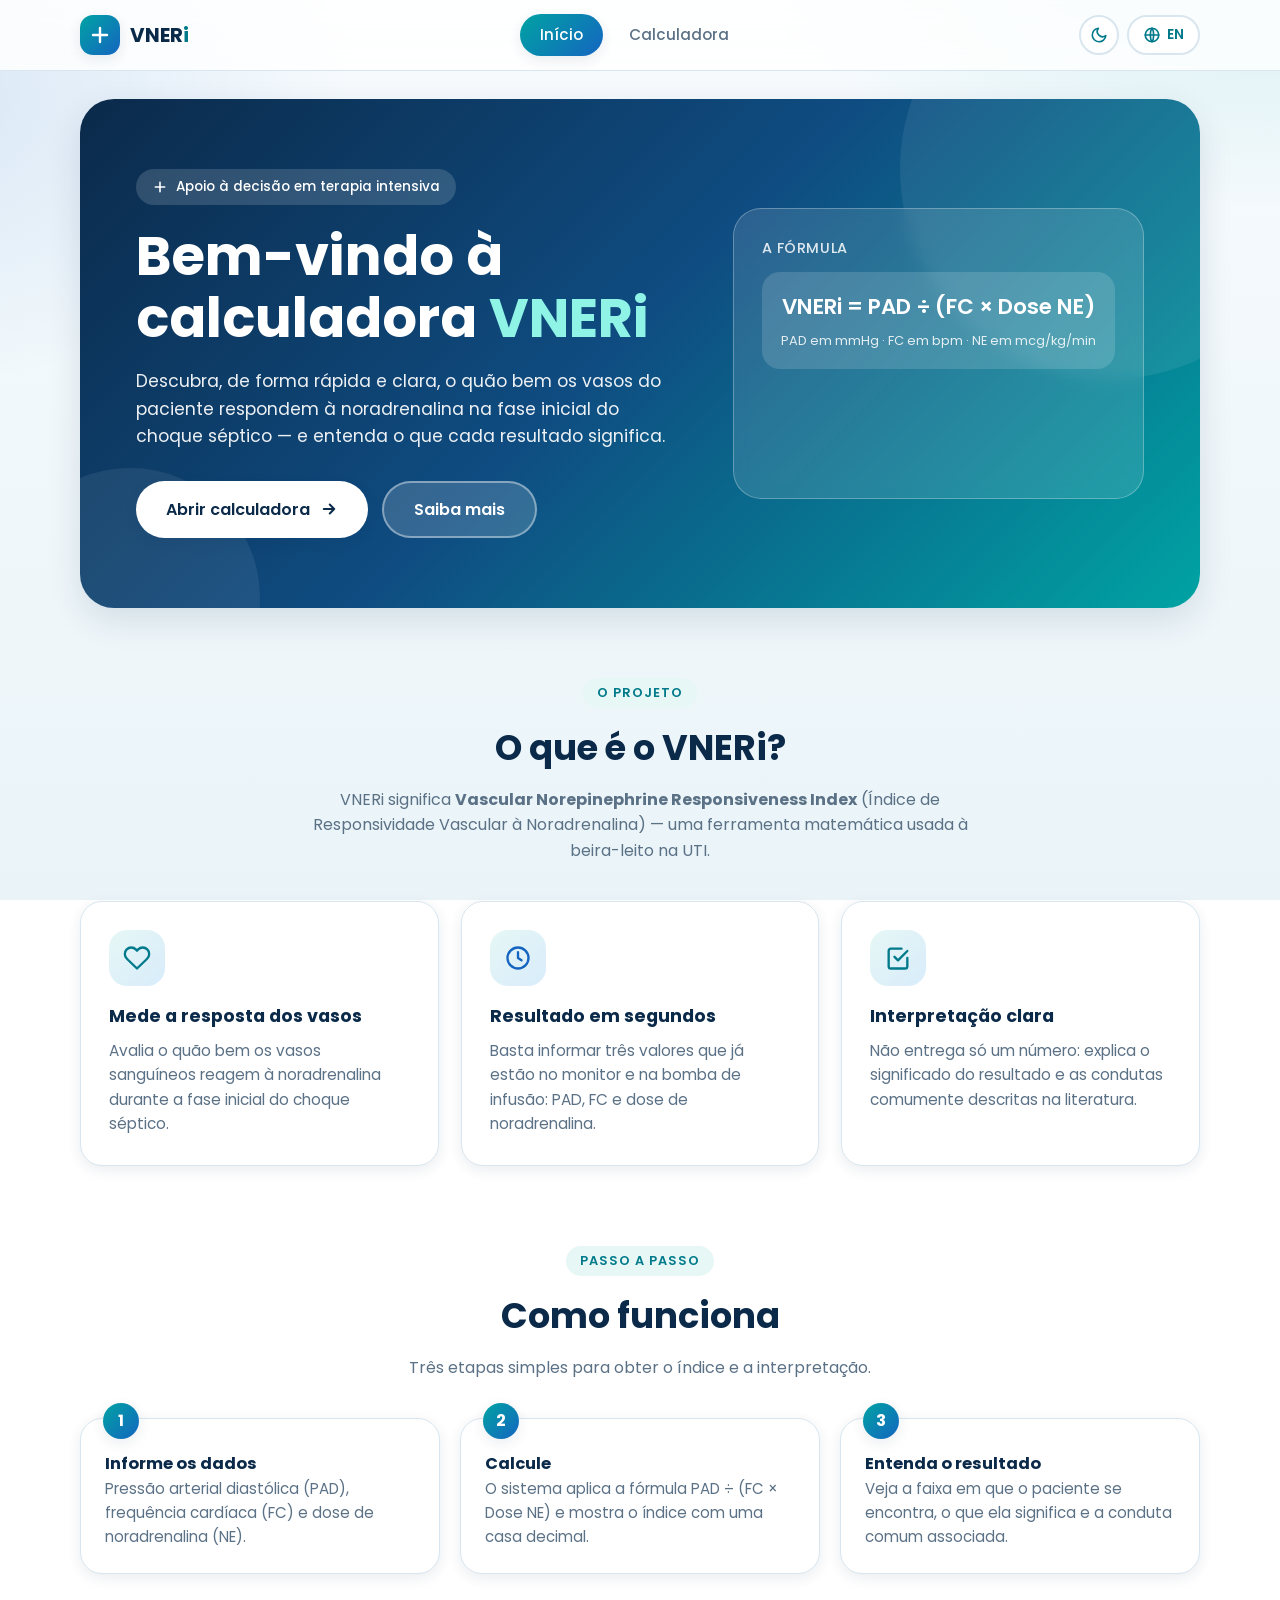
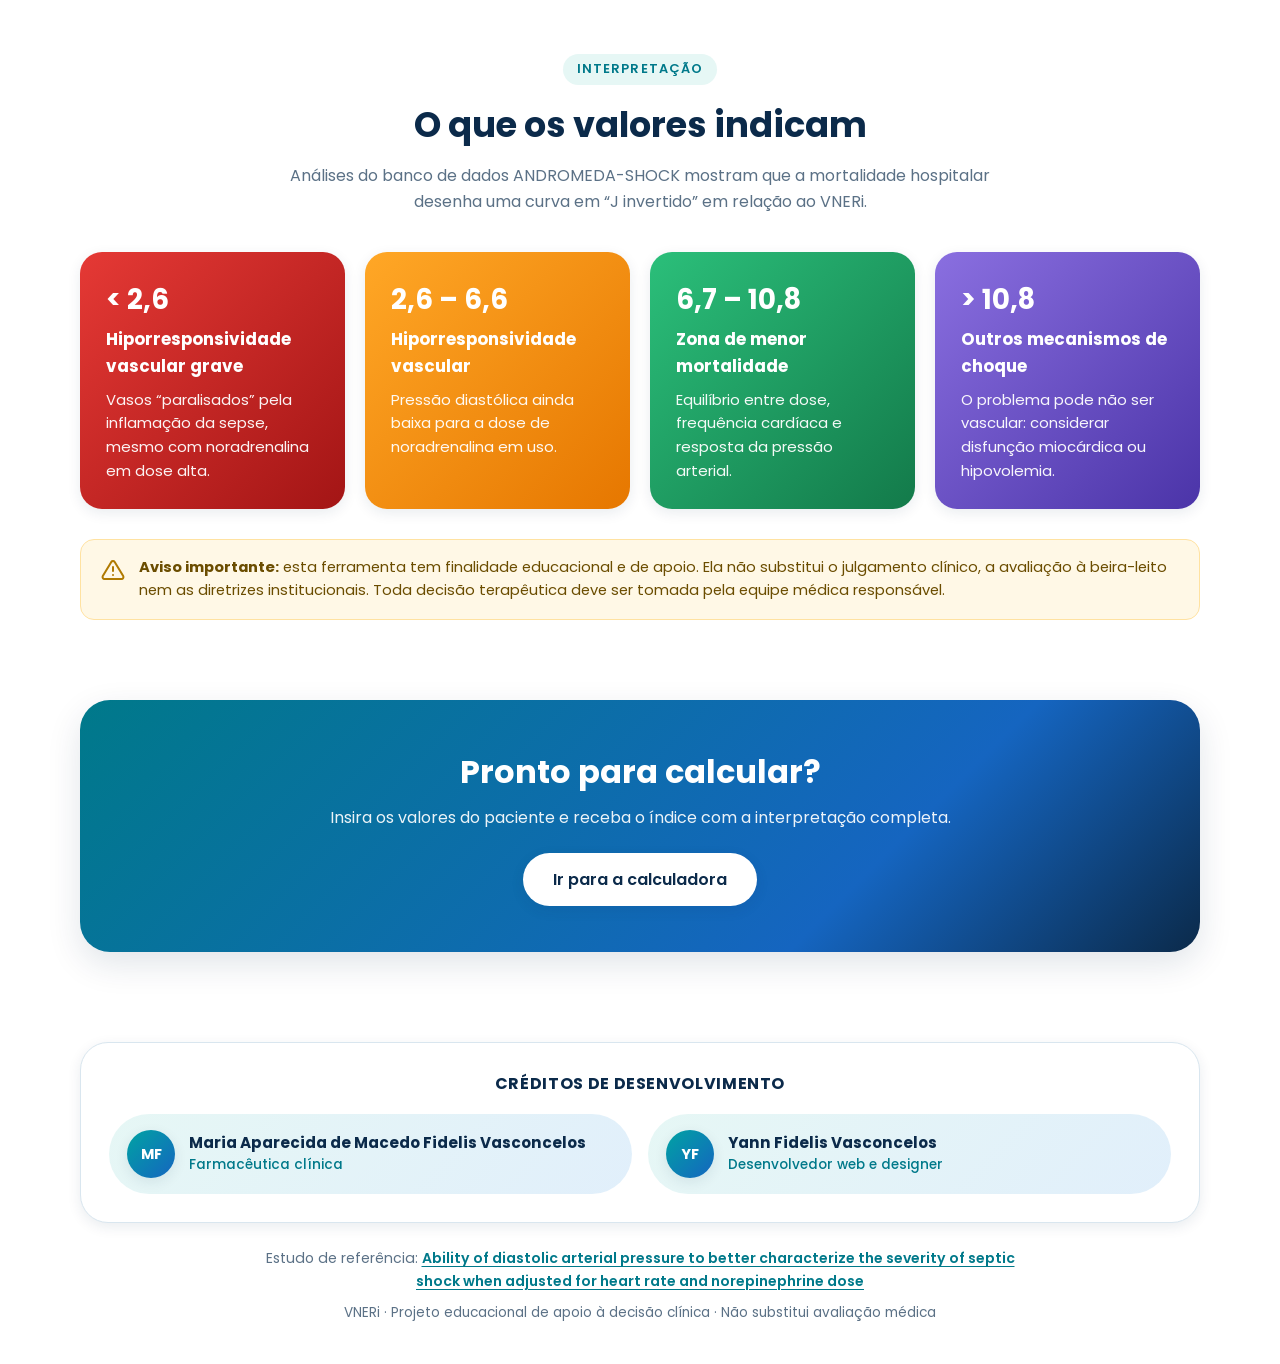
<file: index.html>
<!DOCTYPE html>
<html lang="pt-BR">
<head>
  <meta charset="UTF-8">
  <meta name="viewport" content="width=device-width, initial-scale=1">
  <title data-i18n="title.index">VNERi — Índice de Responsividade Vascular à Noradrenalina</title>
  <meta name="description" content="Calculadora VNERi / VNERi calculator">
  <!-- App instalável (PWA) -->
  <link rel="manifest" href="manifest.webmanifest">
  <meta name="theme-color" content="#0b2a4a">
  <meta name="mobile-web-app-capable" content="yes">
  <meta name="apple-mobile-web-app-capable" content="yes">
  <meta name="apple-mobile-web-app-title" content="VNERi">
  <meta name="apple-mobile-web-app-status-bar-style" content="default">
  <link rel="apple-touch-icon" href="icons/apple-touch-icon.png">
  <link rel="icon" type="image/png" sizes="32x32" href="icons/favicon-32.png">
  <script>
    try {
      var th = localStorage.getItem('vneri-theme');
      if (!th) th = window.matchMedia('(prefers-color-scheme: dark)').matches ? 'dark' : 'light';
      document.documentElement.dataset.theme = th;
    } catch (e) {}
  </script>
  <link rel="preconnect" href="https://fonts.googleapis.com">
  <link href="https://fonts.googleapis.com/css2?family=Poppins:wght@400;500;600;700&display=swap" rel="stylesheet">
  <link rel="stylesheet" href="style.css">
</head>
<body>

<header class="nav">
  <div class="container nav-inner">
    <a href="index.html" class="brand" data-i18n-aria="brand.aria" aria-label="VNERi - início">
      <div class="brand-logo">
        <svg viewBox="0 0 24 24" fill="none" stroke="#fff" stroke-width="2.4" stroke-linecap="round" stroke-linejoin="round"><path d="M12 5v14M5 12h14"/></svg>
      </div>
      <span>VNER<em>i</em></span>
    </a>
    <nav class="nav-links">
      <a href="index.html" class="active" data-i18n="nav.home">Início</a>
      <a href="calculadora.html" data-i18n="nav.calc">Calculadora</a>
    </nav>
    <div class="nav-tools">
      <button type="button" class="tool-btn" id="theme-toggle" aria-label="Ativar modo escuro">
        <svg class="i-moon" viewBox="0 0 24 24" fill="none" stroke="currentColor" stroke-width="2.2" stroke-linecap="round" stroke-linejoin="round"><path d="M21 12.8A9 9 0 1 1 11.2 3a7 7 0 0 0 9.8 9.8z"/></svg>
        <svg class="i-sun" viewBox="0 0 24 24" fill="none" stroke="currentColor" stroke-width="2.2" stroke-linecap="round" stroke-linejoin="round"><circle cx="12" cy="12" r="4"/><path d="M12 2v2M12 20v2M4.9 4.9l1.4 1.4M17.7 17.7l1.4 1.4M2 12h2M20 12h2M4.9 19.1l1.4-1.4M17.7 6.3l1.4-1.4"/></svg>
      </button>
      <button type="button" class="tool-btn" id="lang-toggle" aria-label="Translate to English">
        <svg viewBox="0 0 24 24" fill="none" stroke="currentColor" stroke-width="2.2" stroke-linecap="round" stroke-linejoin="round"><circle cx="12" cy="12" r="9"/><path d="M3 12h18M12 3c2.8 3 2.8 15 0 18M12 3c-2.8 3-2.8 15 0 18"/></svg>
        <span id="lang-label">EN</span>
      </button>
    </div>
  </div>
</header>

<main class="container">

  <!-- HERO -->
  <section class="hero">
    <div class="hero-grid">
      <div>
        <span class="eyebrow">
          <svg width="16" height="16" viewBox="0 0 24 24" fill="none" stroke="#fff" stroke-width="2.4" stroke-linecap="round"><path d="M12 5v14M5 12h14"/></svg>
          <span data-i18n="hero.eyebrow">Apoio à decisão em terapia intensiva</span>
        </span>
        <h1 data-i18n-html="hero.title">Bem-vindo à calculadora <span>VNERi</span></h1>
        <p data-i18n="hero.text">Descubra, de forma rápida e clara, o quão bem os vasos do paciente respondem à noradrenalina na fase inicial do choque séptico — e entenda o que cada resultado significa.</p>
        <div class="hero-actions">
          <a href="calculadora.html" class="btn btn-light">
            <span data-i18n="hero.btnCalc">Abrir calculadora</span>
            <svg width="18" height="18" viewBox="0 0 24 24" fill="none" stroke="currentColor" stroke-width="2.6" stroke-linecap="round" stroke-linejoin="round"><path d="M5 12h14M13 6l6 6-6 6"/></svg>
          </a>
          <a href="#como-funciona" class="btn" style="color:#fff;background:rgba(255,255,255,.16);border:2px solid rgba(255,255,255,.4)" data-i18n="hero.btnMore">Saiba mais</a>
        </div>
      </div>

      <div class="hero-card">
        <h3 data-i18n="hero.formulaTitle">A fórmula</h3>
        <div class="formula">
          <span data-i18n="hero.formula">VNERi = PAD ÷ (FC × Dose NE)</span>
          <small data-i18n="hero.units">PAD em mmHg · FC em bpm · NE em mcg/kg/min</small>
        </div>
        <svg class="ecg" viewBox="0 0 300 70" fill="none" stroke="#8ff3e6" stroke-width="3" stroke-linecap="round" stroke-linejoin="round" aria-hidden="true">
          <path d="M0 40 H60 L72 40 L82 12 L96 62 L108 40 H150 L162 40 L172 18 L184 56 L194 40 H300"/>
        </svg>
      </div>
    </div>
  </section>

  <!-- O QUE É -->
  <section class="block" id="o-que-e">
    <div class="section-head">
      <span class="tag" data-i18n="about.tag">O projeto</span>
      <h2 data-i18n="about.title">O que é o VNERi?</h2>
      <p data-i18n-html="about.desc">VNERi significa <strong>Vascular Norepinephrine Responsiveness Index</strong> (Índice de Responsividade Vascular à Noradrenalina) — uma ferramenta matemática usada à beira-leito na UTI.</p>
    </div>
    <div class="cards">
      <article class="card">
        <div class="icon-bubble">
          <svg viewBox="0 0 24 24" fill="none" stroke="#00798a" stroke-width="2" stroke-linecap="round" stroke-linejoin="round"><path d="M20.8 4.6a5.5 5.5 0 0 0-7.8 0L12 5.7l-1-1.1a5.5 5.5 0 0 0-7.8 7.8l1 1.1L12 21l7.8-7.5 1-1.1a5.5 5.5 0 0 0 0-7.8z"/></svg>
        </div>
        <h3 data-i18n="c1.t">Mede a resposta dos vasos</h3>
        <p data-i18n="c1.p">Avalia o quão bem os vasos sanguíneos reagem à noradrenalina durante a fase inicial do choque séptico.</p>
      </article>
      <article class="card">
        <div class="icon-bubble">
          <svg viewBox="0 0 24 24" fill="none" stroke="#1565c0" stroke-width="2" stroke-linecap="round" stroke-linejoin="round"><circle cx="12" cy="12" r="9"/><path d="M12 7v5l3 2"/></svg>
        </div>
        <h3 data-i18n="c2.t">Resultado em segundos</h3>
        <p data-i18n="c2.p">Basta informar três valores que já estão no monitor e na bomba de infusão: PAD, FC e dose de noradrenalina.</p>
      </article>
      <article class="card">
        <div class="icon-bubble">
          <svg viewBox="0 0 24 24" fill="none" stroke="#00798a" stroke-width="2" stroke-linecap="round" stroke-linejoin="round"><path d="M9 11l3 3 8-8"/><path d="M20 12v7a2 2 0 0 1-2 2H6a2 2 0 0 1-2-2V6a2 2 0 0 1 2-2h9"/></svg>
        </div>
        <h3 data-i18n="c3.t">Interpretação clara</h3>
        <p data-i18n="c3.p">Não entrega só um número: explica o significado do resultado e as condutas comumente descritas na literatura.</p>
      </article>
    </div>
  </section>

  <!-- COMO FUNCIONA -->
  <section class="block" id="como-funciona">
    <div class="section-head">
      <span class="tag" data-i18n="how.tag">Passo a passo</span>
      <h2 data-i18n="how.title">Como funciona</h2>
      <p data-i18n="how.desc">Três etapas simples para obter o índice e a interpretação.</p>
    </div>
    <div class="steps">
      <div class="step"><h3 data-i18n="s1.t">Informe os dados</h3><p data-i18n="s1.p">Pressão arterial diastólica (PAD), frequência cardíaca (FC) e dose de noradrenalina (NE).</p></div>
      <div class="step"><h3 data-i18n="s2.t">Calcule</h3><p data-i18n="s2.p">O sistema aplica a fórmula PAD ÷ (FC × Dose NE) e mostra o índice com uma casa decimal.</p></div>
      <div class="step"><h3 data-i18n="s3.t">Entenda o resultado</h3><p data-i18n="s3.p">Veja a faixa em que o paciente se encontra, o que ela significa e a conduta comum associada.</p></div>
    </div>
  </section>

  <!-- FAIXAS -->
  <section class="block" id="faixas">
    <div class="section-head">
      <span class="tag" data-i18n="bands.tag">Interpretação</span>
      <h2 data-i18n="bands.title">O que os valores indicam</h2>
      <p data-i18n="bands.desc">Análises do banco de dados ANDROMEDA-SHOCK mostram que a mortalidade hospitalar desenha uma curva em “J invertido” em relação ao VNERi.</p>
    </div>
    <div class="bands">
      <div class="band red">
        <div class="range" data-i18n="r.grave">&lt; 2,6</div>
        <h3 data-i18n="badge.grave">Hiporresponsividade vascular grave</h3>
        <p data-i18n="bp.grave">Vasos “paralisados” pela inflamação da sepse, mesmo com noradrenalina em dose alta.</p>
      </div>
      <div class="band orange">
        <div class="range" data-i18n="r.baixo">2,6 – 6,6</div>
        <h3 data-i18n="bt.baixo">Hiporresponsividade vascular</h3>
        <p data-i18n="bp.baixo">Pressão diastólica ainda baixa para a dose de noradrenalina em uso.</p>
      </div>
      <div class="band green">
        <div class="range" data-i18n="r.ideal">6,7 – 10,8</div>
        <h3 data-i18n="badge.ideal">Zona de menor mortalidade</h3>
        <p data-i18n="bp.ideal">Equilíbrio entre dose, frequência cardíaca e resposta da pressão arterial.</p>
      </div>
      <div class="band violet">
        <div class="range" data-i18n="r.alto">&gt; 10,8</div>
        <h3 data-i18n="badge.alto">Outros mecanismos de choque</h3>
        <p data-i18n="bp.alto">O problema pode não ser vascular: considerar disfunção miocárdica ou hipovolemia.</p>
      </div>
    </div>

    <div class="disclaimer" role="note">
      <svg viewBox="0 0 24 24" fill="none" stroke="#b07a00" stroke-width="2" stroke-linecap="round" stroke-linejoin="round"><path d="M10.3 3.9 1.8 18a2 2 0 0 0 1.7 3h17a2 2 0 0 0 1.7-3L13.7 3.9a2 2 0 0 0-3.4 0z"/><path d="M12 9v4M12 17h.01"/></svg>
      <p data-i18n-html="disc.index"><strong>Aviso importante:</strong> esta ferramenta tem finalidade educacional e de apoio. Ela não substitui o julgamento clínico, a avaliação à beira-leito nem as diretrizes institucionais. Toda decisão terapêutica deve ser tomada pela equipe médica responsável.</p>
    </div>
  </section>

  <!-- CTA -->
  <section class="cta">
    <h2 data-i18n="cta.t">Pronto para calcular?</h2>
    <p data-i18n="cta.p">Insira os valores do paciente e receba o índice com a interpretação completa.</p>
    <a href="calculadora.html" class="btn btn-light" data-i18n="cta.btn">Ir para a calculadora</a>
  </section>

</main>

<footer>
  <div class="container">
    <div class="credits">
      <h2 data-i18n="credits.title">Créditos de desenvolvimento</h2>
      <div class="credits-grid">
        <div class="person">
          <div class="avatar">MF</div>
          <div>
            <strong>Maria Aparecida de Macedo Fidelis Vasconcelos</strong>
            <span data-i18n="role.pharm">Farmacêutica clínica</span>
          </div>
        </div>
        <div class="person">
          <div class="avatar">YF</div>
          <div>
            <strong>Yann Fidelis Vasconcelos</strong>
            <span data-i18n="role.dev">Desenvolvedor web e designer</span>
          </div>
        </div>
      </div>
    </div>
    <p class="source">
      <span data-i18n="src.label">Estudo de referência:</span>
      <a href="https://pmc.ncbi.nlm.nih.gov/articles/PMC11937472/" target="_blank" rel="noopener noreferrer" data-i18n="src.title">Ability of diastolic arterial pressure to better characterize the severity of septic shock when adjusted for heart rate and norepinephrine dose</a>
    </p>
    <p class="foot-note" data-i18n="foot.note">VNERi · Projeto educacional de apoio à decisão clínica · Não substitui avaliação médica</p>
  </div>
</footer>

<script src="app.js"></script>
</body>
</html>
</file>
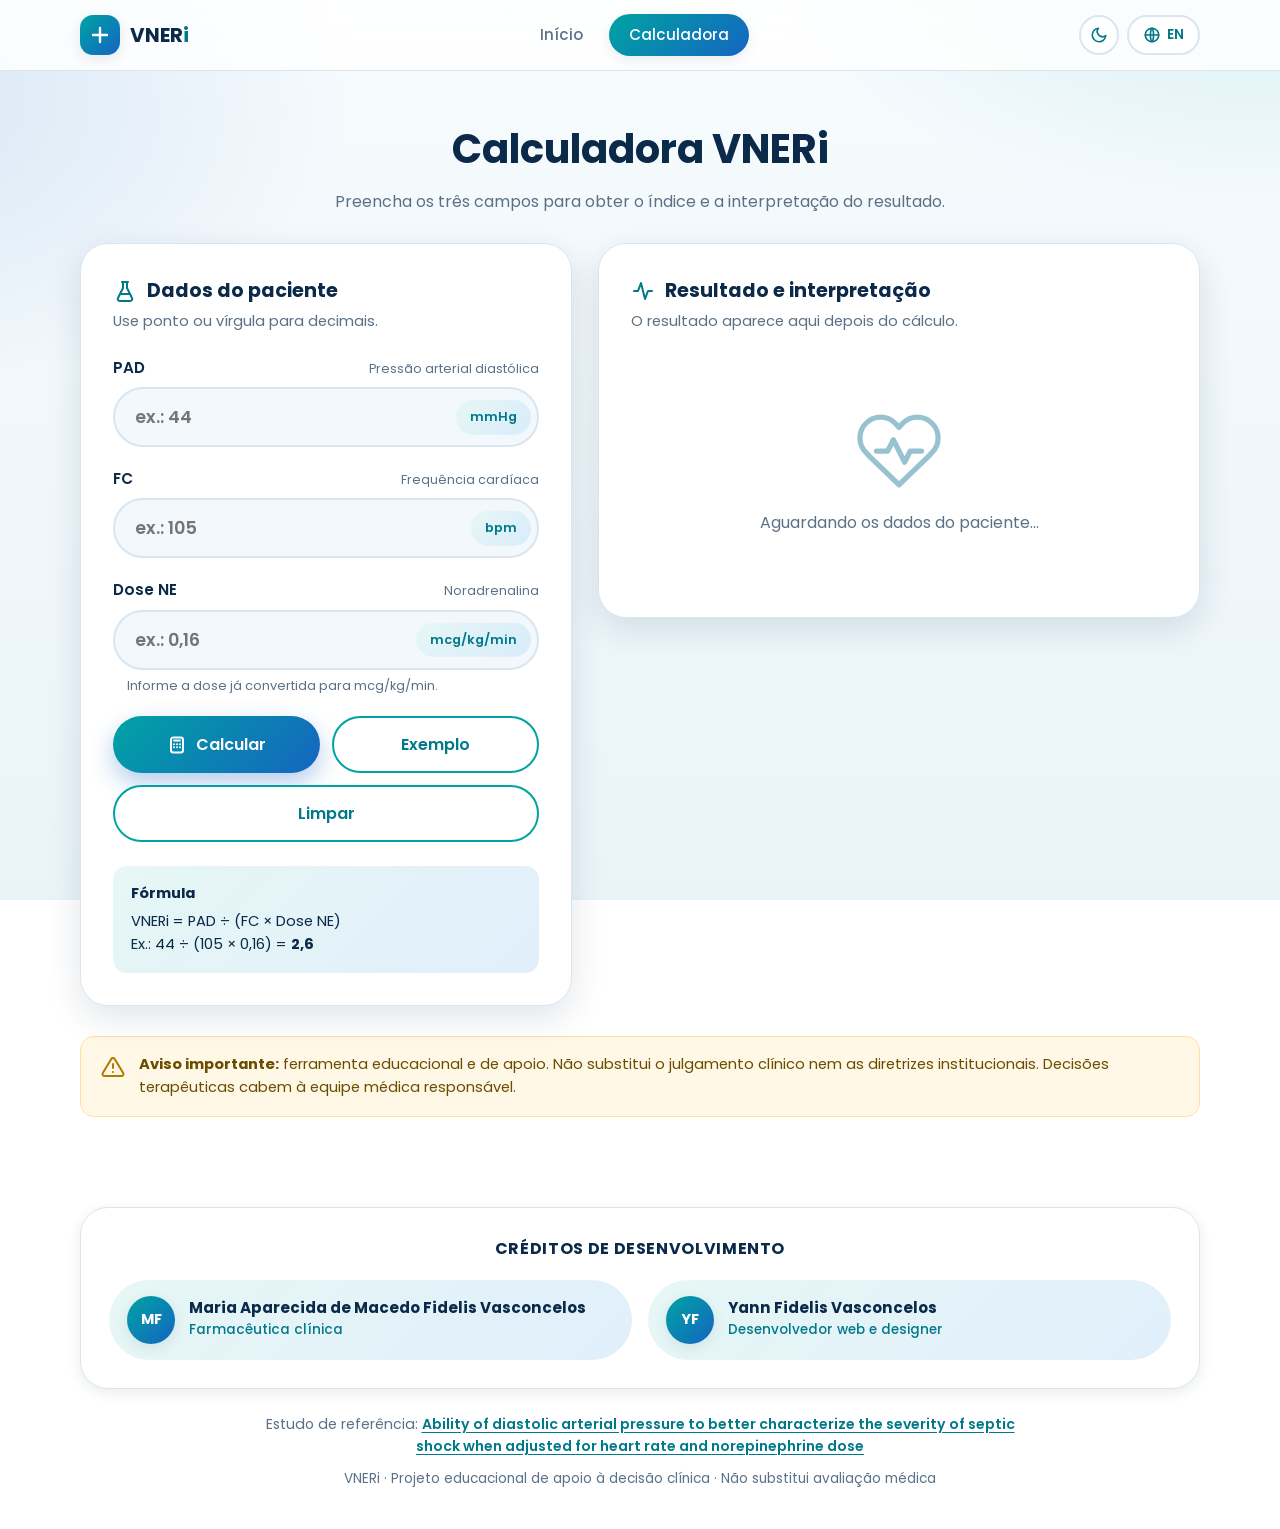
<file: calculadora.html>
<!DOCTYPE html>
<html lang="pt-BR">
<head>
  <meta charset="UTF-8">
  <meta name="viewport" content="width=device-width, initial-scale=1">
  <title data-i18n="title.calc">Calculadora VNERi</title>
  <meta name="description" content="Calculadora VNERi / VNERi calculator">
  <!-- App instalável (PWA) -->
  <link rel="manifest" href="manifest.webmanifest">
  <meta name="theme-color" content="#0b2a4a">
  <meta name="mobile-web-app-capable" content="yes">
  <meta name="apple-mobile-web-app-capable" content="yes">
  <meta name="apple-mobile-web-app-title" content="VNERi">
  <meta name="apple-mobile-web-app-status-bar-style" content="default">
  <link rel="apple-touch-icon" href="icons/apple-touch-icon.png">
  <link rel="icon" type="image/png" sizes="32x32" href="icons/favicon-32.png">
  <script>
    try {
      var th = localStorage.getItem('vneri-theme');
      if (!th) th = window.matchMedia('(prefers-color-scheme: dark)').matches ? 'dark' : 'light';
      document.documentElement.dataset.theme = th;
    } catch (e) {}
  </script>
  <link rel="preconnect" href="https://fonts.googleapis.com">
  <link href="https://fonts.googleapis.com/css2?family=Poppins:wght@400;500;600;700&display=swap" rel="stylesheet">
  <link rel="stylesheet" href="style.css">
</head>
<body>

<header class="nav">
  <div class="container nav-inner">
    <a href="index.html" class="brand" data-i18n-aria="brand.aria" aria-label="VNERi - início">
      <div class="brand-logo">
        <svg viewBox="0 0 24 24" fill="none" stroke="#fff" stroke-width="2.4" stroke-linecap="round" stroke-linejoin="round"><path d="M12 5v14M5 12h14"/></svg>
      </div>
      <span>VNER<em>i</em></span>
    </a>
    <nav class="nav-links">
      <a href="index.html" data-i18n="nav.home">Início</a>
      <a href="calculadora.html" class="active" data-i18n="nav.calc">Calculadora</a>
    </nav>
    <div class="nav-tools">
      <button type="button" class="tool-btn" id="theme-toggle" aria-label="Ativar modo escuro">
        <svg class="i-moon" viewBox="0 0 24 24" fill="none" stroke="currentColor" stroke-width="2.2" stroke-linecap="round" stroke-linejoin="round"><path d="M21 12.8A9 9 0 1 1 11.2 3a7 7 0 0 0 9.8 9.8z"/></svg>
        <svg class="i-sun" viewBox="0 0 24 24" fill="none" stroke="currentColor" stroke-width="2.2" stroke-linecap="round" stroke-linejoin="round"><circle cx="12" cy="12" r="4"/><path d="M12 2v2M12 20v2M4.9 4.9l1.4 1.4M17.7 17.7l1.4 1.4M2 12h2M20 12h2M4.9 19.1l1.4-1.4M17.7 6.3l1.4-1.4"/></svg>
      </button>
      <button type="button" class="tool-btn" id="lang-toggle" aria-label="Translate to English">
        <svg viewBox="0 0 24 24" fill="none" stroke="currentColor" stroke-width="2.2" stroke-linecap="round" stroke-linejoin="round"><circle cx="12" cy="12" r="9"/><path d="M3 12h18M12 3c2.8 3 2.8 15 0 18M12 3c-2.8 3-2.8 15 0 18"/></svg>
        <span id="lang-label">EN</span>
      </button>
    </div>
  </div>
</header>

<main class="container">
  <div class="page-title">
    <h1 data-i18n="calc.h1">Calculadora VNERi</h1>
    <p data-i18n="calc.sub">Preencha os três campos para obter o índice e a interpretação do resultado.</p>
  </div>

  <div class="calc-layout">

    <!-- FORMULÁRIO -->
    <section class="panel" aria-labelledby="t-dados">
      <h2 id="t-dados">
        <svg width="24" height="24" viewBox="0 0 24 24" fill="none" stroke="#00798a" stroke-width="2" stroke-linecap="round" stroke-linejoin="round"><path d="M9 3h6M10 3v6L5 19a2 2 0 0 0 1.8 3h10.4A2 2 0 0 0 19 19l-5-10V3"/><path d="M7.5 15h9"/></svg>
        <span data-i18n="form.title">Dados do paciente</span>
      </h2>
      <p class="sub" data-i18n="form.sub">Use ponto ou vírgula para decimais.</p>

      <form id="form" novalidate>
        <div class="field">
          <label for="pad"><span data-i18n="pad.label">PAD</span> <small data-i18n="pad.small">Pressão arterial diastólica</small></label>
          <div class="input-wrap">
            <input id="pad" type="text" inputmode="decimal" autocomplete="off" placeholder="ex.: 44" data-i18n-ph="pad.ph">
            <span class="unit">mmHg</span>
          </div>
          <div class="error" id="err-pad"></div>
        </div>

        <div class="field">
          <label for="fc"><span data-i18n="fc.label">FC</span> <small data-i18n="fc.small">Frequência cardíaca</small></label>
          <div class="input-wrap">
            <input id="fc" type="text" inputmode="decimal" autocomplete="off" placeholder="ex.: 105" data-i18n-ph="fc.ph">
            <span class="unit">bpm</span>
          </div>
          <div class="error" id="err-fc"></div>
        </div>

        <div class="field">
          <label for="ne"><span data-i18n="ne.label">Dose NE</span> <small data-i18n="ne.small">Noradrenalina</small></label>
          <div class="input-wrap">
            <input id="ne" type="text" inputmode="decimal" autocomplete="off" placeholder="ex.: 0,16" data-i18n-ph="ne.ph">
            <span class="unit">mcg/kg/min</span>
          </div>
          <p class="hint" data-i18n="ne.hint">Informe a dose já convertida para mcg/kg/min.</p>
          <div class="error" id="err-ne"></div>
        </div>

        <div class="btn-row">
          <button type="submit" class="btn btn-primary">
            <svg width="18" height="18" viewBox="0 0 24 24" fill="none" stroke="currentColor" stroke-width="2.6" stroke-linecap="round" stroke-linejoin="round"><rect x="4" y="2" width="16" height="20" rx="3"/><path d="M8 6h8M8 11h.01M12 11h.01M16 11h.01M8 15h.01M12 15h.01M16 15h.01"/></svg>
            <span data-i18n="btn.calc">Calcular</span>
          </button>
          <button type="button" id="btn-example" class="btn btn-ghost" data-i18n="btn.example">Exemplo</button>
          <button type="button" id="btn-clear" class="btn btn-ghost" data-i18n="btn.clear">Limpar</button>
        </div>
      </form>

      <div class="formula-chip">
        <strong data-i18n="chip.title">Fórmula</strong>
        <span data-i18n="chip.formula">VNERi = PAD ÷ (FC × Dose NE)</span><br>
        <span data-i18n-html="chip.example">Ex.: 44 ÷ (105 × 0,16) = <b>2,6</b></span>
      </div>
    </section>

    <!-- RESULTADO -->
    <section class="panel" aria-live="polite" aria-labelledby="t-res">
      <h2 id="t-res">
        <svg width="24" height="24" viewBox="0 0 24 24" fill="none" stroke="#00798a" stroke-width="2" stroke-linecap="round" stroke-linejoin="round"><path d="M3 12h4l3-8 4 16 3-8h4"/></svg>
        <span data-i18n="res.title">Resultado e interpretação</span>
      </h2>
      <p class="sub" data-i18n="res.sub">O resultado aparece aqui depois do cálculo.</p>

      <div class="result-empty" id="empty">
        <svg viewBox="0 0 24 24" fill="none" stroke="#7fb4c4" stroke-width="1.4" stroke-linecap="round" stroke-linejoin="round"><path d="M20.8 4.6a5.5 5.5 0 0 0-7.8 0L12 5.7l-1-1.1a5.5 5.5 0 0 0-7.8 7.8l1 1.1L12 21l7.8-7.5 1-1.1a5.5 5.5 0 0 0 0-7.8z"/><path d="M6 12h3l1.5-3 3 6 1.5-3H18"/></svg>
        <span data-i18n="res.empty">Aguardando os dados do paciente…</span>
      </div>

      <div id="result">
        <div class="score-card" id="score-card">
          <div class="score-label" data-i18n="score.label">VNERi calculado</div>
          <div class="score-value" id="score">–</div>
          <div class="score-badge" id="badge"></div>
        </div>

        <!-- Indicador de vasopressina -->
        <div class="vaso" id="vaso" role="status"></div>

        <div class="gauge" aria-hidden="true">
          <div class="gauge-bar">
            <i class="g-red"    style="width:18.57%"></i>
            <i class="g-orange" style="width:29.29%"></i>
            <i class="g-green"  style="width:29.29%"></i>
            <i class="g-violet" style="width:22.85%"></i>
          </div>
          <div class="pointer" id="pointer"></div>
          <div class="ticks">
            <span style="left:0%">0</span>
            <span style="left:18.57%" data-i18n="tick.26">2,6</span>
            <span style="left:47.86%" data-i18n="tick.67">6,7</span>
            <span style="left:77.14%" data-i18n="tick.108">10,8</span>
            <span style="left:100%">14+</span>
          </div>
        </div>
        <div class="legend">
          <span><b style="background:#e53935"></b><i data-i18n="lg.grave">&lt; 2,6 grave</i></span>
          <span><b style="background:#ffa726"></b><i data-i18n="lg.baixo">2,6–6,6 baixo</i></span>
          <span><b style="background:#2bbf7a"></b><i data-i18n="lg.ideal">6,7–10,8 ideal</i></span>
          <span><b style="background:#7a5ad6"></b><i data-i18n="lg.alto">&gt; 10,8 alto</i></span>
        </div>

        <div class="summary">
          <div><small data-i18n="sum.pad">PAD</small><b id="s-pad">–</b></div>
          <div><small data-i18n="sum.fc">FC</small><b id="s-fc">–</b></div>
          <div><small data-i18n="sum.ne">Dose NE</small><b id="s-ne">–</b></div>
        </div>

        <div class="feedback" id="feedback"></div>
      </div>
    </section>
  </div>

  <div class="disclaimer" role="note">
    <svg viewBox="0 0 24 24" fill="none" stroke="#b07a00" stroke-width="2" stroke-linecap="round" stroke-linejoin="round"><path d="M10.3 3.9 1.8 18a2 2 0 0 0 1.7 3h17a2 2 0 0 0 1.7-3L13.7 3.9a2 2 0 0 0-3.4 0z"/><path d="M12 9v4M12 17h.01"/></svg>
    <p data-i18n-html="disc.calc"><strong>Aviso importante:</strong> ferramenta educacional e de apoio. Não substitui o julgamento clínico nem as diretrizes institucionais. Decisões terapêuticas cabem à equipe médica responsável.</p>
  </div>
</main>

<footer>
  <div class="container">
    <div class="credits">
      <h2 data-i18n="credits.title">Créditos de desenvolvimento</h2>
      <div class="credits-grid">
        <div class="person">
          <div class="avatar">MF</div>
          <div>
            <strong>Maria Aparecida de Macedo Fidelis Vasconcelos</strong>
            <span data-i18n="role.pharm">Farmacêutica clínica</span>
          </div>
        </div>
        <div class="person">
          <div class="avatar">YF</div>
          <div>
            <strong>Yann Fidelis Vasconcelos</strong>
            <span data-i18n="role.dev">Desenvolvedor web e designer</span>
          </div>
        </div>
      </div>
    </div>
    <p class="source">
      <span data-i18n="src.label">Estudo de referência:</span>
      <a href="https://pmc.ncbi.nlm.nih.gov/articles/PMC11937472/" target="_blank" rel="noopener noreferrer" data-i18n="src.title">Ability of diastolic arterial pressure to better characterize the severity of septic shock when adjusted for heart rate and norepinephrine dose</a>
    </p>
    <p class="foot-note" data-i18n="foot.note">VNERi · Projeto educacional de apoio à decisão clínica · Não substitui avaliação médica</p>
  </div>
</footer>

<script src="app.js"></script>
<script src="script.js"></script>
</body>
</html>
</file>
<file: style.css>
/* ============ VNERi — estilo compartilhado ============ */
:root {
  --navy: #0b2a4a;
  --blue: #1565c0;
  --teal: #00a3a3;
  --teal-dark: #00798a;
  --mint: #e6f7f5;
  --ice: #f2f8fc;
  --text: #17304a;
  --muted: #5b7186;
  --white: #ffffff;
  --line: #d9e6ef;

  --red: #d32f2f;
  --orange: #f08c00;
  --green: #1e9e63;
  --violet: #6a4fc9;

  --radius: 22px;
  --radius-sm: 14px;
  --shadow: 0 12px 34px rgba(11, 42, 74, .12);
  --shadow-sm: 0 4px 14px rgba(11, 42, 74, .09);
}

* { box-sizing: border-box; margin: 0; padding: 0; }
html { scroll-behavior: smooth; }
body {
  font-family: "Poppins", "Segoe UI", system-ui, -apple-system, sans-serif;
  color: var(--text);
  line-height: 1.6;
  background:
    radial-gradient(900px 500px at 100% -10%, rgba(0,163,163,.16), transparent 60%),
    radial-gradient(800px 500px at -10% 10%, rgba(21,101,192,.14), transparent 60%),
    linear-gradient(180deg, #f7fbfe 0%, #eaf4f8 100%);
  background-attachment: fixed;
  min-height: 100vh;
}
img, svg { max-width: 100%; display: block; }
a { color: inherit; text-decoration: none; }
.container { width: min(1120px, 100% - 40px); margin-inline: auto; }

/* ---------- Navegação ---------- */
.nav {
  position: sticky; top: 0; z-index: 50;
  background: rgba(255,255,255,.82);
  backdrop-filter: blur(12px);
  border-bottom: 1px solid var(--line);
}
.nav-inner { display: flex; align-items: center; justify-content: space-between; height: 70px; gap: 16px; }
.brand { display: flex; align-items: center; gap: 10px; font-weight: 700; font-size: 1.25rem; color: var(--navy); }
.brand-logo {
  width: 40px; height: 40px; border-radius: 13px;
  background: linear-gradient(135deg, var(--teal), var(--blue));
  display: grid; place-items: center; box-shadow: var(--shadow-sm);
}
.brand-logo svg { width: 24px; height: 24px; }
.brand span em { font-style: normal; color: var(--teal-dark); }
.nav-links { display: flex; gap: 6px; }
.nav-links a {
  padding: 9px 20px; border-radius: 999px; font-weight: 500; font-size: .95rem; color: var(--muted);
  transition: .2s;
}
.nav-links a:hover { background: var(--mint); color: var(--teal-dark); }
.nav-links a.active { background: linear-gradient(135deg, var(--teal), var(--blue)); color: #fff; box-shadow: var(--shadow-sm); }

/* ---------- Botões ---------- */
.btn {
  display: inline-flex; align-items: center; justify-content: center; gap: 10px;
  padding: 14px 30px; border: 0; border-radius: 999px; cursor: pointer;
  font: 600 1rem "Poppins", "Segoe UI", sans-serif; transition: transform .15s, box-shadow .2s, filter .2s;
}
.btn:hover { transform: translateY(-2px); }
.btn:active { transform: translateY(0); }
.btn:focus-visible { outline: 3px solid rgba(0,163,163,.45); outline-offset: 3px; }
.btn-primary { color: #fff; background: linear-gradient(135deg, var(--teal) 0%, var(--blue) 100%); box-shadow: 0 10px 24px rgba(21,101,192,.32); }
.btn-primary:hover { filter: brightness(1.07); box-shadow: 0 14px 28px rgba(21,101,192,.38); }
.btn-ghost { color: var(--teal-dark); background: #fff; border: 2px solid var(--teal); }
.btn-ghost:hover { background: var(--mint); }
.btn-light { color: var(--navy); background: #fff; box-shadow: var(--shadow-sm); }

/* ---------- Hero ---------- */
.hero {
  position: relative; overflow: hidden; color: #fff; margin-top: 28px;
  border-radius: 34px;
  background: linear-gradient(135deg, #0b2a4a 0%, #0f4c81 48%, #00a3a3 100%);
  box-shadow: var(--shadow);
}
.hero::before, .hero::after { content: ""; position: absolute; border-radius: 50%; background: rgba(255,255,255,.07); }
.hero::before { width: 420px; height: 420px; right: -120px; top: -140px; }
.hero::after { width: 260px; height: 260px; left: -80px; bottom: -120px; }
.hero-grid { position: relative; z-index: 1; display: grid; grid-template-columns: 1.15fr .85fr; gap: 40px; align-items: center; padding: 70px 56px; }
.eyebrow { display: inline-flex; align-items: center; gap: 8px; background: rgba(255,255,255,.15); padding: 7px 16px; border-radius: 999px; font-size: .85rem; font-weight: 500; margin-bottom: 20px; }
.hero h1 { font-size: clamp(2rem, 4.6vw, 3.4rem); line-height: 1.15; font-weight: 700; margin-bottom: 18px; }
.hero h1 span { color: #8ff3e6; }
.hero p { font-size: 1.08rem; opacity: .92; max-width: 540px; margin-bottom: 30px; }
.hero-actions { display: flex; flex-wrap: wrap; gap: 14px; }
.hero-card {
  background: rgba(255,255,255,.12); border: 1px solid rgba(255,255,255,.28);
  border-radius: 28px; padding: 28px; backdrop-filter: blur(8px);
}
.hero-card h3 { font-size: .9rem; font-weight: 500; opacity: .85; margin-bottom: 12px; letter-spacing: .04em; text-transform: uppercase; }
.formula { font-size: 1.35rem; font-weight: 600; text-align: center; padding: 18px 10px; background: rgba(255,255,255,.14); border-radius: 18px; }
.formula small { display: block; font-size: .8rem; font-weight: 400; opacity: .85; margin-top: 6px; }
.ecg { margin-top: 18px; }
.ecg path { stroke-dasharray: 600; stroke-dashoffset: 600; animation: draw 3.2s linear infinite; }
@keyframes draw { to { stroke-dashoffset: 0; } }

/* ---------- Seções ---------- */
section.block { padding: 70px 0 10px; }
.section-head { text-align: center; max-width: 700px; margin: 0 auto 38px; }
.section-head h2 { font-size: clamp(1.6rem, 3vw, 2.2rem); color: var(--navy); margin-bottom: 10px; }
.section-head p { color: var(--muted); }
.tag { display: inline-block; font-size: .8rem; font-weight: 600; letter-spacing: .08em; text-transform: uppercase; color: var(--teal-dark); background: var(--mint); padding: 5px 14px; border-radius: 999px; margin-bottom: 12px; }

.cards { display: grid; grid-template-columns: repeat(auto-fit, minmax(240px, 1fr)); gap: 22px; }
.card {
  background: #fff; border-radius: var(--radius); padding: 28px; box-shadow: var(--shadow-sm);
  border: 1px solid var(--line); transition: transform .2s, box-shadow .2s;
}
.card:hover { transform: translateY(-4px); box-shadow: var(--shadow); }
.icon-bubble { width: 56px; height: 56px; border-radius: 18px; display: grid; place-items: center; margin-bottom: 16px; background: linear-gradient(135deg, var(--mint), #d8ecfb); }
.icon-bubble svg { width: 28px; height: 28px; }
.card h3 { font-size: 1.1rem; color: var(--navy); margin-bottom: 8px; }
.card p { color: var(--muted); font-size: .96rem; }

/* faixas de interpretação */
.bands { display: grid; grid-template-columns: repeat(auto-fit, minmax(230px, 1fr)); gap: 20px; }
.band { border-radius: var(--radius); padding: 26px; color: #fff; box-shadow: var(--shadow-sm); }
.band .range { font-size: 1.7rem; font-weight: 700; }
.band h3 { font-size: 1.05rem; margin: 4px 0 8px; }
.band p { font-size: .93rem; opacity: .95; }
.band.red { background: linear-gradient(135deg, #e53935, #a31515); }
.band.orange { background: linear-gradient(135deg, #ffa726, #e67700); }
.band.green { background: linear-gradient(135deg, #2bbf7a, #137a4a); }
.band.violet { background: linear-gradient(135deg, #8a6fe0, #4b34a8); }

/* passos */
.steps { display: grid; grid-template-columns: repeat(auto-fit, minmax(220px, 1fr)); gap: 20px; counter-reset: s; }
.step { background: #fff; border-radius: var(--radius); padding: 26px 24px 24px; border: 1px solid var(--line); position: relative; box-shadow: var(--shadow-sm); }
.step::before {
  counter-increment: s; content: counter(s);
  position: absolute; top: -16px; left: 22px; width: 36px; height: 36px; border-radius: 50%;
  background: linear-gradient(135deg, var(--teal), var(--blue)); color: #fff; font-weight: 700; display: grid; place-items: center;
  box-shadow: var(--shadow-sm);
}
.step h3 { margin-top: 6px; font-size: 1.02rem; color: var(--navy); }
.step p { color: var(--muted); font-size: .94rem; }

.cta {
  margin: 70px 0 0; border-radius: 30px; padding: 46px 30px; text-align: center; color: #fff;
  background: linear-gradient(135deg, var(--teal-dark), var(--blue) 70%, var(--navy));
  box-shadow: var(--shadow);
}
.cta h2 { font-size: clamp(1.4rem, 3vw, 2rem); margin-bottom: 8px; }
.cta p { opacity: .92; margin-bottom: 22px; }

.disclaimer {
  margin-top: 30px; display: flex; gap: 14px; align-items: flex-start;
  background: #fff8e6; border: 1px solid #ffe2a1; border-radius: var(--radius-sm); padding: 16px 20px; color: #6b4d00; font-size: .92rem;
}
.disclaimer svg { flex: 0 0 24px; width: 24px; height: 24px; margin-top: 2px; }

footer { margin-top: 60px; padding: 30px 0 40px; text-align: center; color: var(--muted); font-size: .9rem; }

/* ============ Página da calculadora ============ */
.page-title { text-align: center; padding: 46px 0 28px; }
.page-title h1 { font-size: clamp(1.7rem, 3.6vw, 2.5rem); color: var(--navy); }
.page-title p { color: var(--muted); max-width: 640px; margin: 8px auto 0; }

.calc-layout { display: grid; grid-template-columns: .9fr 1.1fr; gap: 26px; align-items: start; }
.panel { background: #fff; border-radius: 28px; padding: 32px; box-shadow: var(--shadow); border: 1px solid var(--line); }
.panel h2 { font-size: 1.2rem; color: var(--navy); display: flex; align-items: center; gap: 10px; margin-bottom: 4px; }
.panel .sub { color: var(--muted); font-size: .92rem; margin-bottom: 22px; }

.field { margin-bottom: 20px; }
.field label { display: flex; justify-content: space-between; align-items: baseline; font-weight: 600; font-size: .95rem; color: var(--navy); margin-bottom: 7px; }
.field label small { font-weight: 400; color: var(--muted); }
.input-wrap { position: relative; }
.input-wrap input {
  width: 100%; padding: 15px 80px 15px 20px; font: 600 1.1rem "Poppins", sans-serif; color: var(--navy);
  border: 2px solid var(--line); border-radius: 999px; background: var(--ice); transition: .2s;
}
.input-wrap input:focus { outline: none; border-color: var(--teal); background: #fff; box-shadow: 0 0 0 5px rgba(0,163,163,.15); }
.input-wrap input.invalid { border-color: var(--red); background: #fff5f5; }
.input-wrap .unit { position: absolute; right: 8px; top: 50%; transform: translateY(-50%); background: linear-gradient(135deg, var(--mint), #d8ecfb); color: var(--teal-dark); font-weight: 600; font-size: .8rem; padding: 7px 14px; border-radius: 999px; pointer-events: none; }
.hint { font-size: .8rem; color: var(--muted); margin: 6px 0 0 14px; }
.error { font-size: .82rem; color: var(--red); margin: 6px 0 0 14px; display: none; font-weight: 500; }
.error.show { display: block; }

.btn-row { display: flex; flex-wrap: wrap; gap: 12px; margin-top: 8px; }
.btn-row .btn { flex: 1 1 150px; }

.formula-chip {
  margin-top: 24px; padding: 16px 18px; border-radius: var(--radius-sm);
  background: linear-gradient(135deg, var(--mint), #e1effb); color: var(--navy); font-size: .92rem;
}
.formula-chip strong { display: block; margin-bottom: 4px; }

/* resultado */
.result-empty { text-align: center; padding: 50px 10px; color: var(--muted); }
.result-empty svg { width: 90px; height: 90px; margin: 0 auto 14px; opacity: .8; }

#result { display: none; }
#result.show { display: block; animation: pop .45s ease; }
@keyframes pop { from { opacity: 0; transform: translateY(14px); } to { opacity: 1; transform: none; } }

.score-card {
  --c1: var(--teal); --c2: var(--blue);
  border-radius: 26px; padding: 28px; color: #fff; text-align: center;
  background: linear-gradient(135deg, var(--c1), var(--c2)); box-shadow: var(--shadow-sm);
}
.score-label { font-size: .85rem; letter-spacing: .1em; text-transform: uppercase; opacity: .9; }
.score-value { font-size: clamp(3.4rem, 10vw, 5rem); font-weight: 700; line-height: 1.1; }
.score-badge { display: inline-flex; align-items: center; gap: 10px; margin-top: 6px; background: rgba(255,255,255,.22); padding: 9px 20px; border-radius: 999px; font-weight: 600; }
.score-badge svg { width: 22px; height: 22px; }
.score-card.red    { --c1: #e53935; --c2: #9c1212; }
.score-card.orange { --c1: #ffa726; --c2: #e06c00; }
.score-card.green  { --c1: #2bbf7a; --c2: #0f7444; }
.score-card.violet { --c1: #8a6fe0; --c2: #46309e; }

/* régua */
.gauge { margin: 30px 6px 8px; position: relative; }
.gauge-bar { display: flex; height: 18px; border-radius: 999px; overflow: hidden; box-shadow: inset 0 0 0 1px rgba(0,0,0,.05); }
.gauge-bar i { display: block; height: 100%; }
.g-red { background: linear-gradient(90deg, #e53935, #ef6c00); }
.g-orange { background: linear-gradient(90deg, #ffa726, #f6c343); }
.g-green { background: linear-gradient(90deg, #2bbf7a, #1e9e63); }
.g-violet { background: linear-gradient(90deg, #8a6fe0, #5b3fc4); }
.pointer { position: absolute; top: -12px; width: 0; transition: left .7s cubic-bezier(.2,.9,.3,1); }
.pointer::before { content: ""; position: absolute; left: -11px; top: 0; border: 11px solid transparent; border-top: 15px solid var(--navy); }
.ticks { position: relative; height: 26px; margin-top: 6px; font-size: .78rem; color: var(--muted); font-weight: 500; }
.ticks span { position: absolute; transform: translateX(-50%); white-space: nowrap; }
.legend { display: flex; flex-wrap: wrap; gap: 8px 16px; margin-top: 14px; font-size: .8rem; color: var(--muted); }
.legend span { display: inline-flex; align-items: center; gap: 6px; }
.legend b { width: 12px; height: 12px; border-radius: 50%; display: inline-block; }

/* feedback */
.feedback { margin-top: 24px; display: grid; gap: 14px; }
.fb {
  border-radius: var(--radius-sm); padding: 18px 20px; background: var(--ice); border: 1px solid var(--line);
  border-left: 6px solid var(--teal);
}
.fb h3 { font-size: .98rem; color: var(--navy); display: flex; align-items: center; gap: 8px; margin-bottom: 6px; }
.fb h3 svg { width: 20px; height: 20px; flex: 0 0 20px; }
.fb p, .fb li { font-size: .94rem; color: var(--text); }
.fb ul { margin: 6px 0 0 20px; }
.fb.warn { background: #fff8e6; border-color: #ffe2a1; border-left-color: var(--orange); }
.fb.alert { background: #fff1f1; border-color: #ffd0d0; border-left-color: var(--red); }
.fb.ok { background: #effaf4; border-color: #c4ecd6; border-left-color: var(--green); }

.summary { display: grid; grid-template-columns: repeat(3, 1fr); gap: 10px; margin-top: 22px; }
.summary div { background: var(--ice); border-radius: var(--radius-sm); padding: 12px; text-align: center; border: 1px solid var(--line); }
.summary small { display: block; color: var(--muted); font-size: .74rem; text-transform: uppercase; letter-spacing: .05em; }
.summary b { font-size: 1.1rem; color: var(--navy); }

/* ---------- Indicador de vasopressina ---------- */
.vaso {
  margin-top: 16px; display: flex; align-items: center; gap: 16px;
  padding: 16px 20px; border-radius: 999px; border: 2px solid transparent;
}
.vaso .vaso-icon { flex: 0 0 46px; width: 46px; height: 46px; border-radius: 50%; display: grid; place-items: center; color: #fff; }
.vaso .vaso-icon svg { width: 26px; height: 26px; }
.vaso .vaso-text small { display: block; font-size: .72rem; letter-spacing: .08em; text-transform: uppercase; font-weight: 600; opacity: .8; }
.vaso .vaso-text strong { display: block; font-size: 1.05rem; line-height: 1.25; }
.vaso .vaso-text span { display: block; font-size: .86rem; margin-top: 2px; }
.vaso.yes { background: linear-gradient(135deg, #fff1f1, #ffe0e0); border-color: #f2a5a5; color: #7a1010; }
.vaso.yes .vaso-icon { background: linear-gradient(135deg, #e53935, #a31515); }
.vaso.no { background: linear-gradient(135deg, #effaf4, #dff3e8); border-color: #b5e3c9; color: #0d5c37; }
.vaso.no .vaso-icon { background: linear-gradient(135deg, #2bbf7a, #137a4a); }

/* ---------- Créditos ---------- */
.credits {
  background: #fff; border: 1px solid var(--line); border-radius: 28px; padding: 28px;
  box-shadow: var(--shadow-sm); text-align: left; margin-bottom: 24px;
}
.credits h2 { font-size: 1rem; color: var(--navy); text-align: center; margin-bottom: 18px; letter-spacing: .04em; text-transform: uppercase; }
.credits-grid { display: grid; grid-template-columns: repeat(auto-fit, minmax(260px, 1fr)); gap: 16px; }
.person { display: flex; align-items: center; gap: 14px; padding: 16px 18px; border-radius: 999px; background: linear-gradient(135deg, var(--mint), #e1effb); }
.person strong { display: block; color: var(--navy); font-size: .95rem; line-height: 1.3; }
.person span { color: var(--teal-dark); font-size: .85rem; font-weight: 500; }
.avatar { flex: 0 0 48px; width: 48px; height: 48px; border-radius: 50%; background: linear-gradient(135deg, var(--teal), var(--blue)); color: #fff; font-weight: 700; display: grid; place-items: center; box-shadow: var(--shadow-sm); }
.foot-note { font-size: .85rem; }

/* ---------- Botões de tema e idioma ---------- */
.nav-tools { display: flex; align-items: center; gap: 8px; }
.tool-btn {
  display: inline-flex; align-items: center; justify-content: center; gap: 6px;
  height: 40px; min-width: 40px; padding: 0 14px; border-radius: 999px; cursor: pointer;
  border: 2px solid var(--line); background: #fff; color: var(--teal-dark);
  font: 600 .85rem "Poppins", "Segoe UI", sans-serif; transition: .2s;
}
.tool-btn svg { width: 18px; height: 18px; }
.tool-btn:hover { border-color: var(--teal); background: var(--mint); transform: translateY(-1px); }
.tool-btn:focus-visible { outline: 3px solid rgba(0,163,163,.45); outline-offset: 2px; }
#theme-toggle { padding: 0; width: 40px; }
.i-sun { display: none; }
html[data-theme="dark"] .i-sun { display: inline; }
html[data-theme="dark"] .i-moon { display: none; }
.legend i { font-style: normal; }

/* ---------- Modo escuro ---------- */
html[data-theme="dark"] {
  color-scheme: dark;
  --navy: #e8f2fb;
  --text: #d3e2ee;
  --muted: #9bb2c6;
  --ice: #12263b;
  --mint: #12383d;
  --line: #264560;
  --teal-dark: #4fd9d2;
  --shadow: 0 12px 34px rgba(0,0,0,.45);
  --shadow-sm: 0 4px 14px rgba(0,0,0,.35);
}
html[data-theme="dark"] body {
  background:
    radial-gradient(900px 500px at 100% -10%, rgba(0,163,163,.2), transparent 60%),
    radial-gradient(800px 500px at -10% 10%, rgba(21,101,192,.24), transparent 60%),
    linear-gradient(180deg, #07131f 0%, #0a1b2b 100%);
  background-attachment: fixed;
}
html[data-theme="dark"] .nav { background: rgba(8,22,36,.86); }
html[data-theme="dark"] .card,
html[data-theme="dark"] .step,
html[data-theme="dark"] .panel,
html[data-theme="dark"] .credits { background: #0f2236; }
html[data-theme="dark"] .tool-btn { background: #0f2236; }
html[data-theme="dark"] .btn-ghost { background: transparent; color: var(--teal-dark); border-color: var(--teal); }
html[data-theme="dark"] .btn-ghost:hover { background: var(--mint); }
html[data-theme="dark"] .btn-light { background: #fff; color: #0b2a4a; }
html[data-theme="dark"] .input-wrap input:focus { background: #0b1b2c; }
html[data-theme="dark"] .input-wrap input.invalid { background: #2a1416; }
html[data-theme="dark"] .icon-bubble,
html[data-theme="dark"] .input-wrap .unit,
html[data-theme="dark"] .formula-chip,
html[data-theme="dark"] .person { background: linear-gradient(135deg, #12383d, #13304d); }
html[data-theme="dark"] .error { color: #ff8a80; }
html[data-theme="dark"] .fb.warn { background: #2b2410; border-color: #6b5316; }
html[data-theme="dark"] .fb.alert { background: #2c1517; border-color: #6e2a2e; }
html[data-theme="dark"] .fb.ok { background: #102a1e; border-color: #245c40; }
html[data-theme="dark"] .disclaimer { background: #2b2410; border-color: #6b5316; color: #f3d98a; }
html[data-theme="dark"] .vaso.yes { background: linear-gradient(135deg, #2c1517, #3a1a1d); border-color: #8a3a3f; color: #ffc9c9; }
html[data-theme="dark"] .vaso.no { background: linear-gradient(135deg, #102a1e, #143524); border-color: #2f7a52; color: #b8f0d1; }
html[data-theme="dark"] .cta { background: linear-gradient(135deg, #0a5a66, #134b87 70%, #0b2a4a); }

/* ---------- Estudo de referência (rodapé) ---------- */
.source { font-size: .88rem; margin-bottom: 10px; max-width: 760px; margin-inline: auto; }
.source a { color: var(--teal-dark); font-weight: 600; text-decoration: underline; text-underline-offset: 3px; overflow-wrap: anywhere; }
.source a:hover { color: var(--blue); }
html[data-theme="dark"] .source a:hover { color: #8ff3e6; }

/* ---------- Banner de instalação do app (celular) ---------- */
.pwa-banner {
  position: fixed; left: 14px; right: 14px; bottom: calc(14px + env(safe-area-inset-bottom, 0px)); z-index: 100;
  max-width: 520px; margin-inline: auto; display: flex; align-items: center; gap: 14px;
  padding: 14px 16px; border-radius: 26px; color: #fff;
  background: linear-gradient(135deg, #0b2a4a 0%, #0f4c81 55%, #00a3a3 100%);
  box-shadow: 0 14px 40px rgba(0, 0, 0, .35); animation: pwa-up .45s ease;
}
@keyframes pwa-up { from { opacity: 0; transform: translateY(24px); } to { opacity: 1; transform: none; } }
.pwa-icon { flex: 0 0 48px; width: 48px; height: 48px; border-radius: 15px; }
.pwa-text { flex: 1; min-width: 0; }
.pwa-text strong { display: block; font-size: .98rem; line-height: 1.25; }
.pwa-text span { display: block; font-size: .82rem; opacity: .92; margin-top: 2px; line-height: 1.35; }
.pwa-actions { display: flex; flex-direction: column; gap: 6px; flex: 0 0 auto; }
.pwa-btn {
  border: 0; border-radius: 999px; cursor: pointer; padding: 9px 18px;
  font: 600 .85rem "Poppins", "Segoe UI", sans-serif; transition: transform .15s;
}
.pwa-btn:active { transform: scale(.97); }
.pwa-btn.main { background: #fff; color: #0b2a4a; }
.pwa-btn.ghost { background: rgba(255, 255, 255, .16); color: #fff; }
@media (max-width: 380px) {
  .pwa-banner { flex-wrap: wrap; }
  .pwa-actions { flex-direction: row; width: 100%; }
  .pwa-btn { flex: 1; }
}

/* ---------- Responsivo ---------- */
@media (max-width: 900px) {
  .hero-grid { grid-template-columns: 1fr; padding: 48px 28px; }
  .calc-layout { grid-template-columns: 1fr; }
}
@media (max-width: 560px) {
  .container { width: min(1120px, 100% - 28px); }
  .nav-inner { height: auto; flex-wrap: wrap; padding: 10px 0; row-gap: 8px; }
  .brand { order: 1; font-size: 1.1rem; }
  .nav-tools { order: 2; margin-left: auto; }
  .nav-links { order: 3; width: 100%; justify-content: center; }
  .nav-links a { padding: 8px 18px; font-size: .88rem; }
  .panel { padding: 22px 18px; border-radius: 24px; }
  .hero { border-radius: 26px; }
  .summary { grid-template-columns: 1fr; }
  .vaso { border-radius: 26px; }
  .person { border-radius: 26px; }
  .btn { width: 100%; }
  .hero-actions .btn { width: 100%; }
}
@media (prefers-reduced-motion: reduce) {
  * { animation: none !important; transition: none !important; }
  .ecg path { stroke-dashoffset: 0; }
}
</file>
